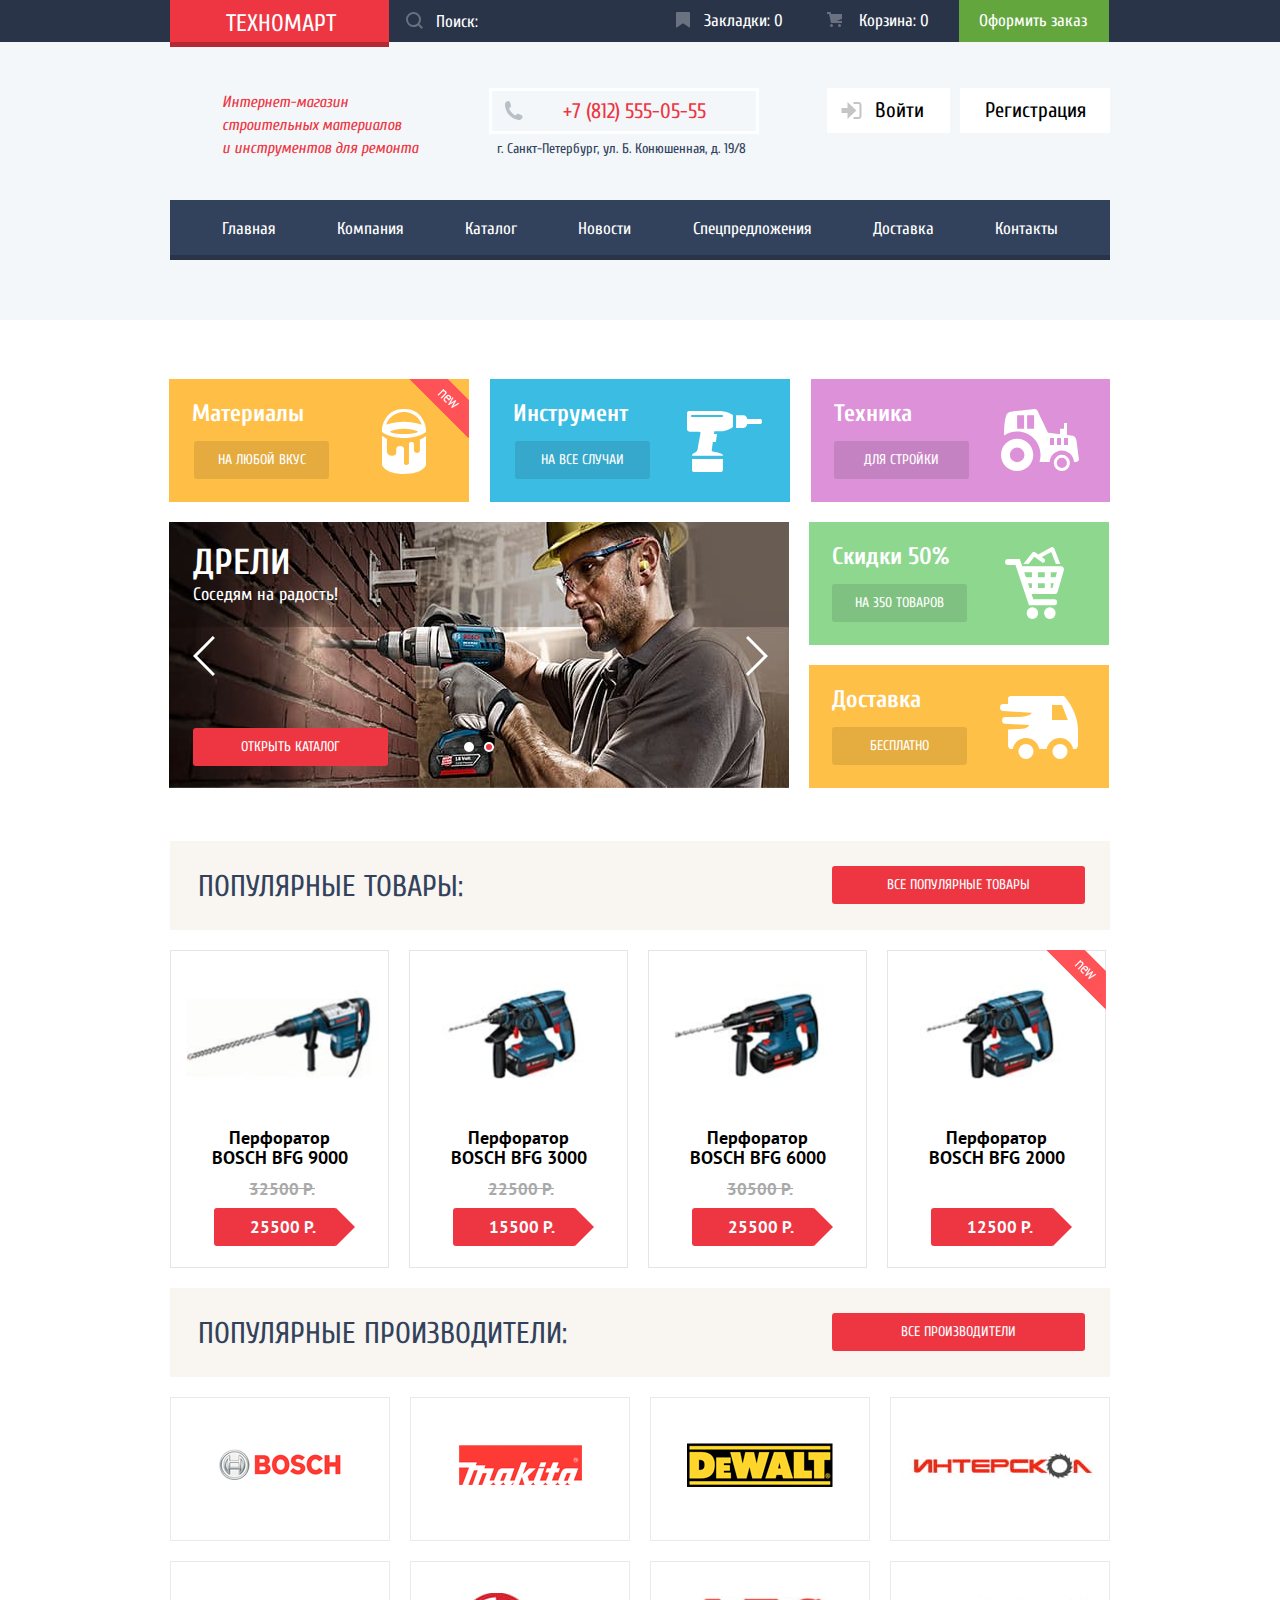
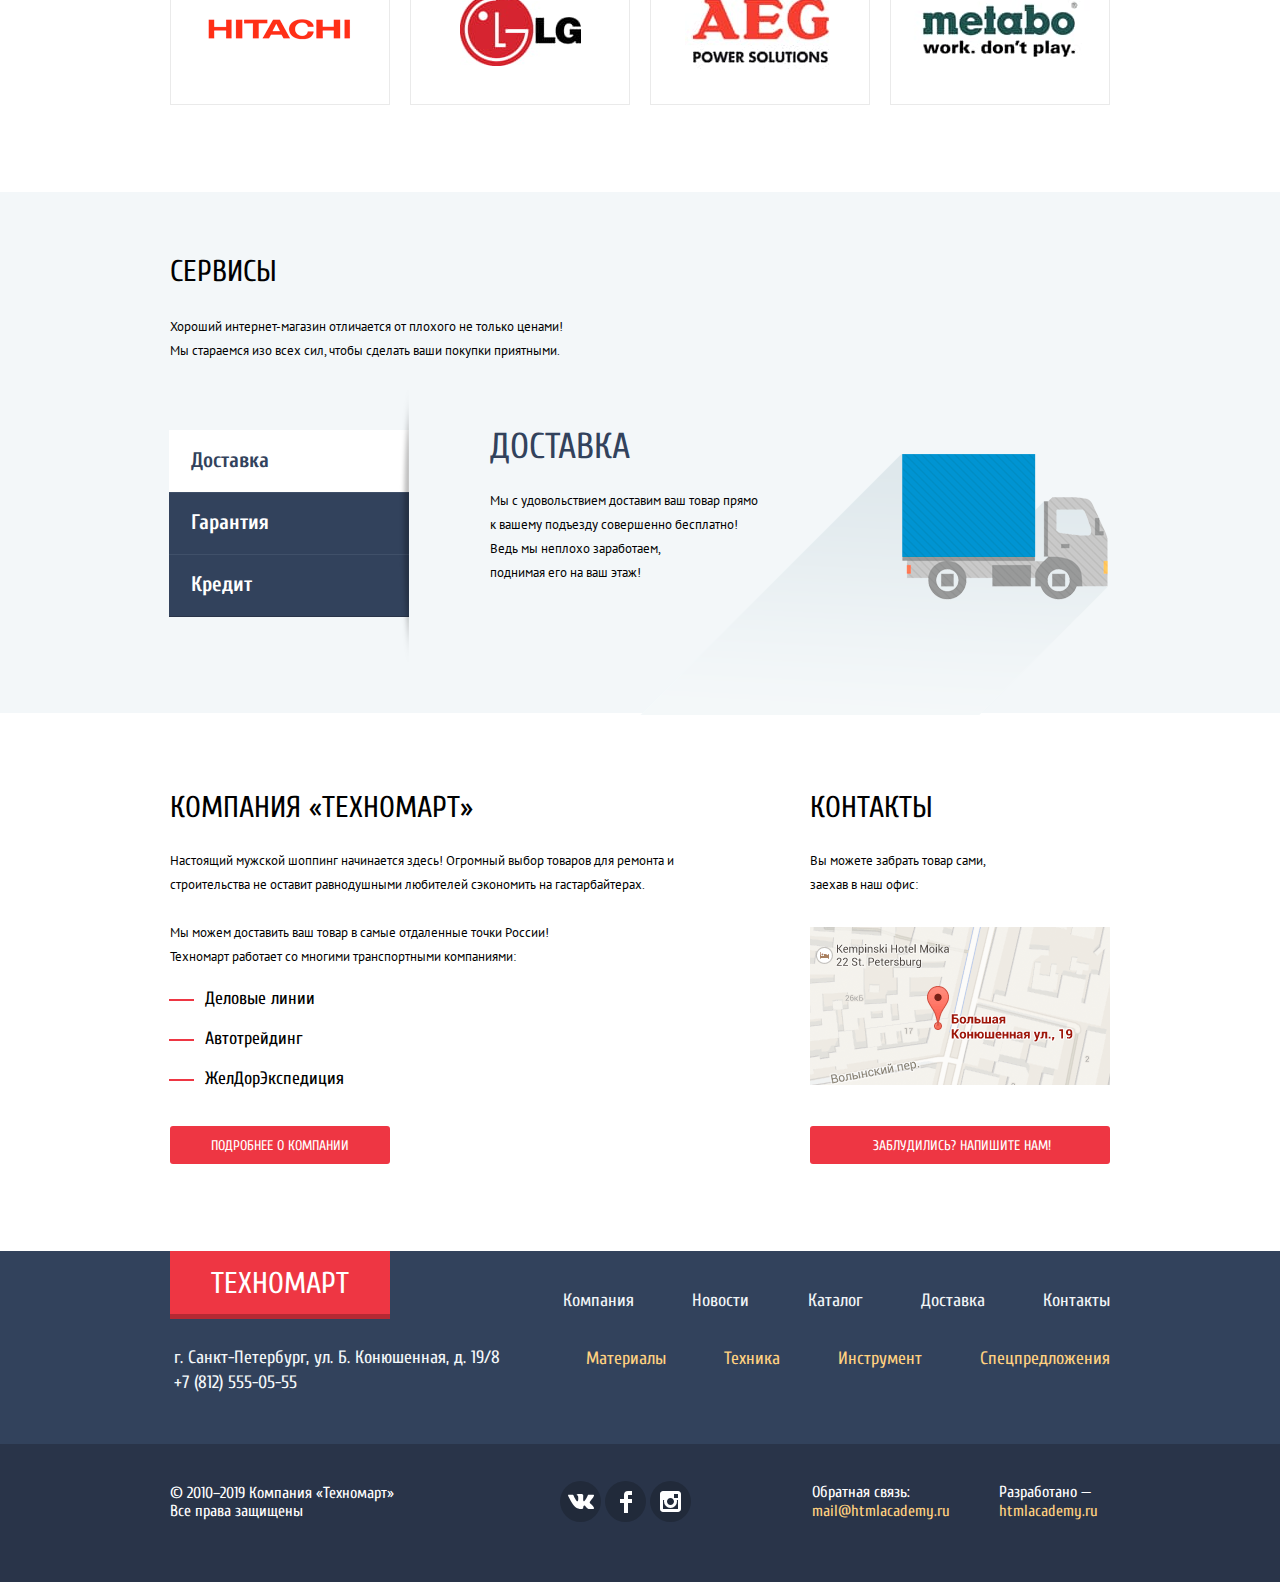
<file: index.html>
<!DOCTYPE html>
<html lang="ru">

<head>
  <meta charset="utf-8">
  <title>HTML Academy: Техномарт</title>
  <link
    href="https://fonts.googleapis.com/css?family=Cuprum:400,400i,700%7CPT+Sans:400,700&display=swap&subset=cyrillic"
    rel="stylesheet">
  <link rel="stylesheet" href="css/normalize.css">
  <link rel="stylesheet" href="css/style-min.css">
</head>

<body>
  <header class="main-header">
    <div class="header-top">
      <div class="header-top-wrapper">
        <a class="header-caption">Техномарт</a>
        <form action="https://echo.htmlacademy.ru" method="get" class="form-search">
          <input type="search" name="search" id="search-field" class="search-field" placeholder="Поиск:"
            aria-label="Поиск по сайту">
          <svg class="search-icon-svg" xmlns="http://www.w3.org/2000/svg" width="17" height="17" viewBox="0 0 17 17">
            <path fill="#ffffff"
              d="M17 15.586l-3.542-3.542A7.465 7.465 0 0 0 15 7.5 7.5 7.5 0 1 0 7.5 15c1.71 0 3.282-.579 4.544-1.542L15.586 17 17 15.586zM2 7.5C2 4.467 4.467 2 7.5 2 10.532 2 13 4.467 13 7.5c0 3.032-2.468 5.5-5.5 5.5A5.506 5.506 0 0 1 2 7.5z" />
          </svg>
        </form>
        <a href="#" class="button-header-bookmarks">Закладки: 0</a>
        <a href="#" class="button-header-basket">Корзина: 0</a>
        <a href="#" class="button-header-order">Оформить заказ</a>
      </div>
    </div>
    <section class="main-header-navigation">
      <div class="header-content header-content-wrapper">
        <h1>Интернет-магазин строительных материалов<br> и инструментов для ремонта</h1>
        <div class="header-contacts">
          <a href="tel:+78125550555">
            +7 (812) 555-05-55
          </a>
          <p>
            г. Санкт-Петербург, ул. Б. Конюшенная, д. 19/8
          </p>
        </div>
        <div class="header-login">
          <a href="#" class="user-enter">Войти
            <svg class="enter-icon-svg" xmlns="http://www.w3.org/2000/svg" width="20" height="17" viewBox="0 0 20 17">
              <path fill="#c5c5c5" d="M14.875 8.5L6 0v6H0v5h6v6z" />
              <path fill="#c5c5c5"
                d="M16.986 15.01h-5.027V17h5.027c2.178 0 3.004-1.81 3.029-3.026V3.028C19.99 1.811 19.164 0 16.986 0h-5.027v1.99h5.027c.839 0 .992.681 1.01 1.057v10.904c-.017.376-.171 1.059-1.01 1.059z" />
            </svg>
          </a>
          <a href="#" class="user-registration">Регистрация</a>
        </div>
      </div>
      <div class="main-menu-wrapper">
        <nav class="main-menu">
          <ul class="main-menu-list list">
            <li class="main-menu-item"><a>Главная</a></li>
            <li class="main-menu-item"><a href="#">Компания</a></li>
            <li class="main-menu-item"><a href="catalog.html">Каталог</a></li>
            <li class="main-menu-item"><a href="#">Новости</a></li>
            <li class="main-menu-item"><a href="#">Спецпредложения</a></li>
            <li class="main-menu-item"><a href="#">Доставка</a></li>
            <li class="main-menu-item"><a href="#">Контакты</a></li>
          </ul>
        </nav>
      </div>
    </section>
  </header>

  <main class="main-content">

    <section class="product-slider">
      <h2 class="visually-hidden">Продукты и услуги интернет-магазина</h2>
      <ul class="product-list list">
        <li class="product-item product-1 product-flag">
          <h3>Материалы</h3>
          <a href="#">На любой вкус</a>
        </li>
        <li class="product-item product-2">
          <h3>Инструмент</h3>
          <a href="#">На все случаи</a>
        </li>
        <li class="product-item product-3">
          <h3>Техника</h3>
          <a href="#">Для стройки</a>
        </li>
        <li class="slides-catalog">
          <div class="slider-1">
            <h3>Дрели</h3>
            <p>Соседям на радость!</p>
            <img src="img/slider-1.jpg" width="620" height="266" alt="Этот инструмент поможет построить вашу мечту">
          </div>
          <div class="slider-2">
            <h3>Перфораторы</h3>
            <p>Настоящие мужские игрушки</p>
            <img src="img/slider-2.jpg" width="620" height="266"
              alt="Работа с перфоратором - это искусство. Создай свой шедевр">
          </div>
          <button type="button" class="button-back">1</button>
          <button type="button" class="button-next">2</button>
          <a href="catalog.html" class="button-catalog">Открыть каталог</a>
          <button type="button" class="button-radio button-radio-1 button-radio-active"></button>
          <button type="button" class="button-radio button-radio-2"></button>
        </li>
        <li class="product-item product-discount">
          <h3>Скидки 50%</h3>
          <a href="#">на 350 товаров</a>
        </li>
        <li class="product-item product-delivery">
          <h3>Доставка</h3>
          <a href="#">Бесплатно</a>
        </li>
      </ul>
    </section>

    <section class="goods">
      <div class="goods-caption">
        <h2>Популярные товары:</h2>
        <a href="#" class="button-goods">Все популярные товары</a>
      </div>
      <ul class="perforators-model-list list">
        <li class="perforators-model-item">
          <img src="img/perforator-bosch-bfg-9000.jpg" width="218" height="170" alt="Перфоратор BOSCH BFG 9000">
          <h3>Перфоратор BOSCH BFG 9000</h3>
          <p class="old-price">
            <del>32500 р.</del>
          </p>
          <p class="price">25500 р.</p>
          <div class="model-item-back">
            <a href="#" class="button-goods-buy">Купить</a>
            <a href="#" class="button-goods-bookmarks">В закладки</a>
          </div>
        </li>
        <li class="perforators-model-item">
          <img src="img/perforator-bosch-bfg-3000.jpg" width="218" height="170" alt="Перфоратор BOSCH BFG 3000">
          <h3>Перфоратор BOSCH BFG 3000</h3>
          <p class="old-price">
            <del>22500 р.</del>
          </p>
          <p class="price">15500 р.</p>
          <div class="model-item-back">
            <a href="#" class="button-goods-buy">Купить</a>
            <a href="#" class="button-goods-bookmarks">В закладки</a>
          </div>
        </li>
        <li class="perforators-model-item">
          <img src="img/perforator-bosch-bfg-6000.jpg" width="218" height="170" alt="Перфоратор BOSCH BFG 6000">
          <h3>Перфоратор BOSCH BFG 6000</h3>
          <p class="old-price">
            <del>30500 р.</del>
          </p>
          <p class="price">25500 р.</p>
          <div class="model-item-back">
            <a href="#" class="button-goods-buy">Купить</a>
            <a href="#" class="button-goods-bookmarks">В закладки</a>
          </div>
        </li>
        <li class="perforators-model-item new-flag perforators-mod">
          <img src="img/perforator-bosch-bfg-2000.jpg" width="218" height="170" alt="Перфоратор BOSCH BFG 2000">
          <h3>Перфоратор BOSCH BFG 2000</h3>
          <p class="old-price price-hidden">
            <del>12500 р.</del>
          </p>
          <p class="price">12500 р.</p>
          <div class="model-item-back">
            <a href="#" class="button-goods-buy">Купить</a>
            <a href="#" class="button-goods-bookmarks">В закладки</a>
          </div>
        </li>
      </ul>
    </section>

    <section class="maker">
      <div class="maker-caption">
        <h2>Популярные производители:</h2>
        <a href="#" class="button-maker">Все производители</a>
      </div>
      <ul class="maker-list list">
        <li class="maker-item">
          <a href="#">
            <img src="img/maker-bosch.png" width="126" height="37" alt="Производитель BOSCH">
          </a>
        </li>
        <li class="maker-item">
          <a href="#">
            <img src="img/maker-makita.png" width="123" height="40" alt="Производитель MAKITA">
          </a>
        </li>
        <li class="maker-item">
          <a href="#">
            <img src="img/maker-Dewalt.png" width="146" height="44" alt="Производитель DeWALT">
          </a>
        </li>
        <li class="maker-item">
          <a href="#">
            <img src="img/maker-interskol.png" width="200" height="73" alt="Производитель ИНТЕРСКОЛ">
          </a>
        </li>
        <li class="maker-item">
          <a href="#">
            <img src="img/maker-hitachi.png" width="169" height="31" alt="Производитель HITACHI">
          </a>
        </li>
        <li class="maker-item">
          <a href="#">
            <img src="img/maker-lg.png" width="121" height="73" alt="Производитель LG">
          </a>
        </li>
        <li class="maker-item">
          <a href="#">
            <img src="img/maker-aeg.png" width="151" height="96" alt="Производитель AEG">
          </a>
        </li>
        <li class="maker-item">
          <a href="#">
            <img src="img/maker-metabo.png" width="204" height="69" alt="Производитель metabo">
          </a>
        </li>
      </ul>
    </section>

    <section class="service">
      <div class="service-wrapper">
        <div class="service-title">
          <h2>Сервисы</h2>
          <p>
            Хороший интернет-магазин отличается от плохого не только ценами!<br>
            Мы стараемся изо всех сил, чтобы сделать ваши покупки приятными.
          </p>
        </div>
        <div class="slides-service">
          <div class="slider-service-button">
            <button type="button" class="service-button-delivery slider-service-button-active">Доставка</button>
            <button type="button" class="service-button-guarantee">Гарантия</button>
            <button type="button" class="service-button-credit">Кредит</button>
          </div>
          <div class="service-slides service-slides-delivery">
            <h2>Доставка</h2>
            <p>
              Мы с удовольствием доставим ваш товар прямо<br>
              к вашему подъезду совершенно бесплатно!<br>
              Ведь мы неплохо заработаем,<br>
              поднимая его на ваш этаж!
            </p>
          </div>
          <div class="service-slides service-slides-guarantee">
            <h2>Гарантия</h2>
            <p>
              Если купленный у нас товар поломается, заискрит,<br>
              а также в случае пожара, спровоцированного его возгоранием,<br>
              вы всегда можете быть уверены в нашей гарантии. Мы обменяем
              сгоревший товар на новый.<br>
              Дом уж восстановите как-нибудь сами.
            </p>
          </div>
          <div class="service-slides service-slides-credit">
            <h2>Кредит</h2>
            <p>
              Залезть в долговую яму стало проще!<br>
              Кредитные консультанты придут вам на помощь.
            </p>
            <a href="#" class="serice-button-request">Отправить заявку</a>
          </div>
        </div>
      </div>
    </section>

    <section class="about-us-inner">
      <div class="about-us-wrap">
        <div class="company">
          <h2>Компания &laquo;Техномарт&raquo;</h2>
          <p class="purchases">
            Настоящий мужской шоппинг начинается здесь! Огромный выбор товаров для ремонта и<br>
            строительства не оставит равнодушными любителей сэкономить на гастарбайтерах.
          </p>
          <p class="transportation">
            Мы можем доставить ваш товар в самые отдаленные точки России!<br>
            Техномарт работает со многими транспортными компаниями:
          </p>
          <ul class="company-list list">
            <li class="company-item">Деловые линии</li>
            <li class="company-item">Автотрейдинг</li>
            <li class="company-item">ЖелДорЭкспедиция</li>
          </ul>
          <a href="#" class="button button-company">Подробнее о компании</a>
        </div>

        <div class="contacts">
          <h2>Контакты</h2>
          <p>
            Вы можете забрать товар сами,
            заехав в наш офис:
          </p>
          <a href="page-map.html" class="button-map">
            <img src="img/mini-map.png" width="300" height="158" alt="г. Санкт-Петербург, ул. Б. Конюшенная, д. 19/8">
          </a>
          <a href="form-message.html" class="button-message">Заблудились? Напишите нам!</a>
        </div>
      </div>
    </section>
  </main>

  <footer class="main-footer">
    <div class="footer-page-wrapper">
      <div class="footer-page wrap-inner">
        <div class="wrap">
          <a class="footer-caption">Техномарт</a>
          <div class="footer-contacts">
            <p>
              г. Санкт-Петербург, ул. Б. Конюшенная, д. 19/8
            </p>
            <a href="tel:+78125550555">
              +7 (812) 555-05-55
            </a>
          </div>
        </div>
        <nav class="footer-navigation">
          <ul class="footer-menu list">
            <li class="footer-menu-item"><a href="#">Компания</a></li>
            <li class="footer-menu-item"><a href="#">Новости</a></li>
            <li class="footer-menu-item"><a href="catalog.html">Каталог</a></li>
            <li class="footer-menu-item"><a href="#">Доставка</a></li>
            <li class="footer-menu-item"><a href="#">Контакты</a></li>
          </ul>
          <ul class="footer-catalog list">
            <li class="footer-catalog-item"><a href="#">Материалы</a></li>
            <li class="footer-catalog-item"><a href="#">Техника</a></li>
            <li class="footer-catalog-item"><a href="#">Инструмент</a></li>
            <li class="footer-catalog-item"><a href="#">Спецпредложения</a></li>
          </ul>
        </nav>
      </div>
    </div>

    <div class="footer-content-wrapper">
      <div class="footer-content">
        <p class="copyright">
          &copy; 2010&ndash;2019 Компания &laquo;Техномарт&raquo;
          Все права защищены
        </p>
        <ul class="socials list">
          <li class="socials-item socials-item-vk">
            <a href="#">
              <span class="visually-hidden">Вконтакте</span>
            </a>
          </li>
          <li class="socials-item socials-item-fb">
            <a href="#">
              <span class="visually-hidden">Фейсбук</span>
            </a>
          </li>
          <li class="socials-item socials-item-insta">
            <a href="#">
              <span class="visually-hidden">Инстаграм</span>
            </a>
          </li>
        </ul>
        <p class="feedback">
          Обратная связь:
          <a href="mailto:mail@htmlacademy.ru">mail@htmlacademy.ru</a>
        </p>
        <p class="development">
          Разработано &mdash;
          <a href="https://htmlacademy.ru/intensive/htmlcss">htmlacademy.ru</a>
        </p>
      </div>
    </div>
  </footer>

  <section class="popup-map">
    <div class="popup-map-wrapper">
      <button type="button" class="map-close">
        <span class="visually-hidden">Закрыть</span>
      </button>
      <div class="popup-map-wrap">
        <iframe
          src="https://www.google.com/maps/embed?pb=!1m18!1m12!1m3!1d1998.6036253002735!2d30.320858715590237!3d59.938719169054785!2m3!1f0!2f0!3f0!3m2!1i1024!2i768!4f13.1!3m3!1m2!1s0x4696310fca145cc1%3A0x42b32648d8238007!2z0JHQvtC70YzRiNCw0Y8g0JrQvtC90Y7RiNC10L3QvdCw0Y8g0YPQuy4sIDE5LzgsINCh0LDQvdC60YIt0J_QtdGC0LXRgNCx0YPRgNCzLCDQoNC-0YHRgdC40Y8sIDE5MTE4Ng!5e0!3m2!1sru!2skg!4v1582299067584!5m2!1sru!2skg"
          width="940" height="447" allowfullscreen=""></iframe>
        <p>
          <img src="img/map-popup.png" width="940" height="447" alt="г. Санкт-Петербург, ул. Б. Конюшенная, д. 19/8">
        </p>
      </div>
    </div>
  </section>

  <section class="form-message">
    <form class="form-message-wrapper" action="https://echo.htmlacademy.ru" method="post">
      <div class="form-message-inner">
        <p class="form-message-name">
          <label for="name">Ваше имя:</label>
          <input type="text" name="name" id="name" placeholder="Имя Фамилия" class="form-message-item">
        </p>

        <p class="form-message-email">
          <label for="email">Ваш e-mail:</label>
          <input type="email" name="email" id="email" placeholder="email@example.com" class="form-message-item">
        </p>

        <p class="form-message-field">
          <label for="field-text">Текст письма:</label>
          <textarea name="field-text" id="field-text" placeholder="В свободной форме"
            class="form-message-item"></textarea>
        </p>
      </div>
      <button type="button" class="form-message-close">
        <span class="visually-hidden">Закрыть</span>
      </button>
      <p class="button-form-message-wrap">
        <button type="submit" class="button-message-submit">Отправить</button>
      </p>
    </form>
  </section>

  <section class="popup-order">
    <div class="popup-order-inner">
      <p>
        Товар добавлен в корзину!
      </p>
    </div>
    <button type="button" class="popup-order-close">
      <span class="visually-hidden">Закрыть</span>
    </button>
    <div class="popup-order-buttons">
      <div class="popup-order-buttons-wrap">
        <button type="submit" class="button-popup-order-process">Оформить заказ</button>
        <a href="#" class="button-popup-order-continue">Продолжить покупки</a>
      </div>
    </div>
  </section>

  <script src="js/script-min.js"></script>
</body>

</html>
</file>
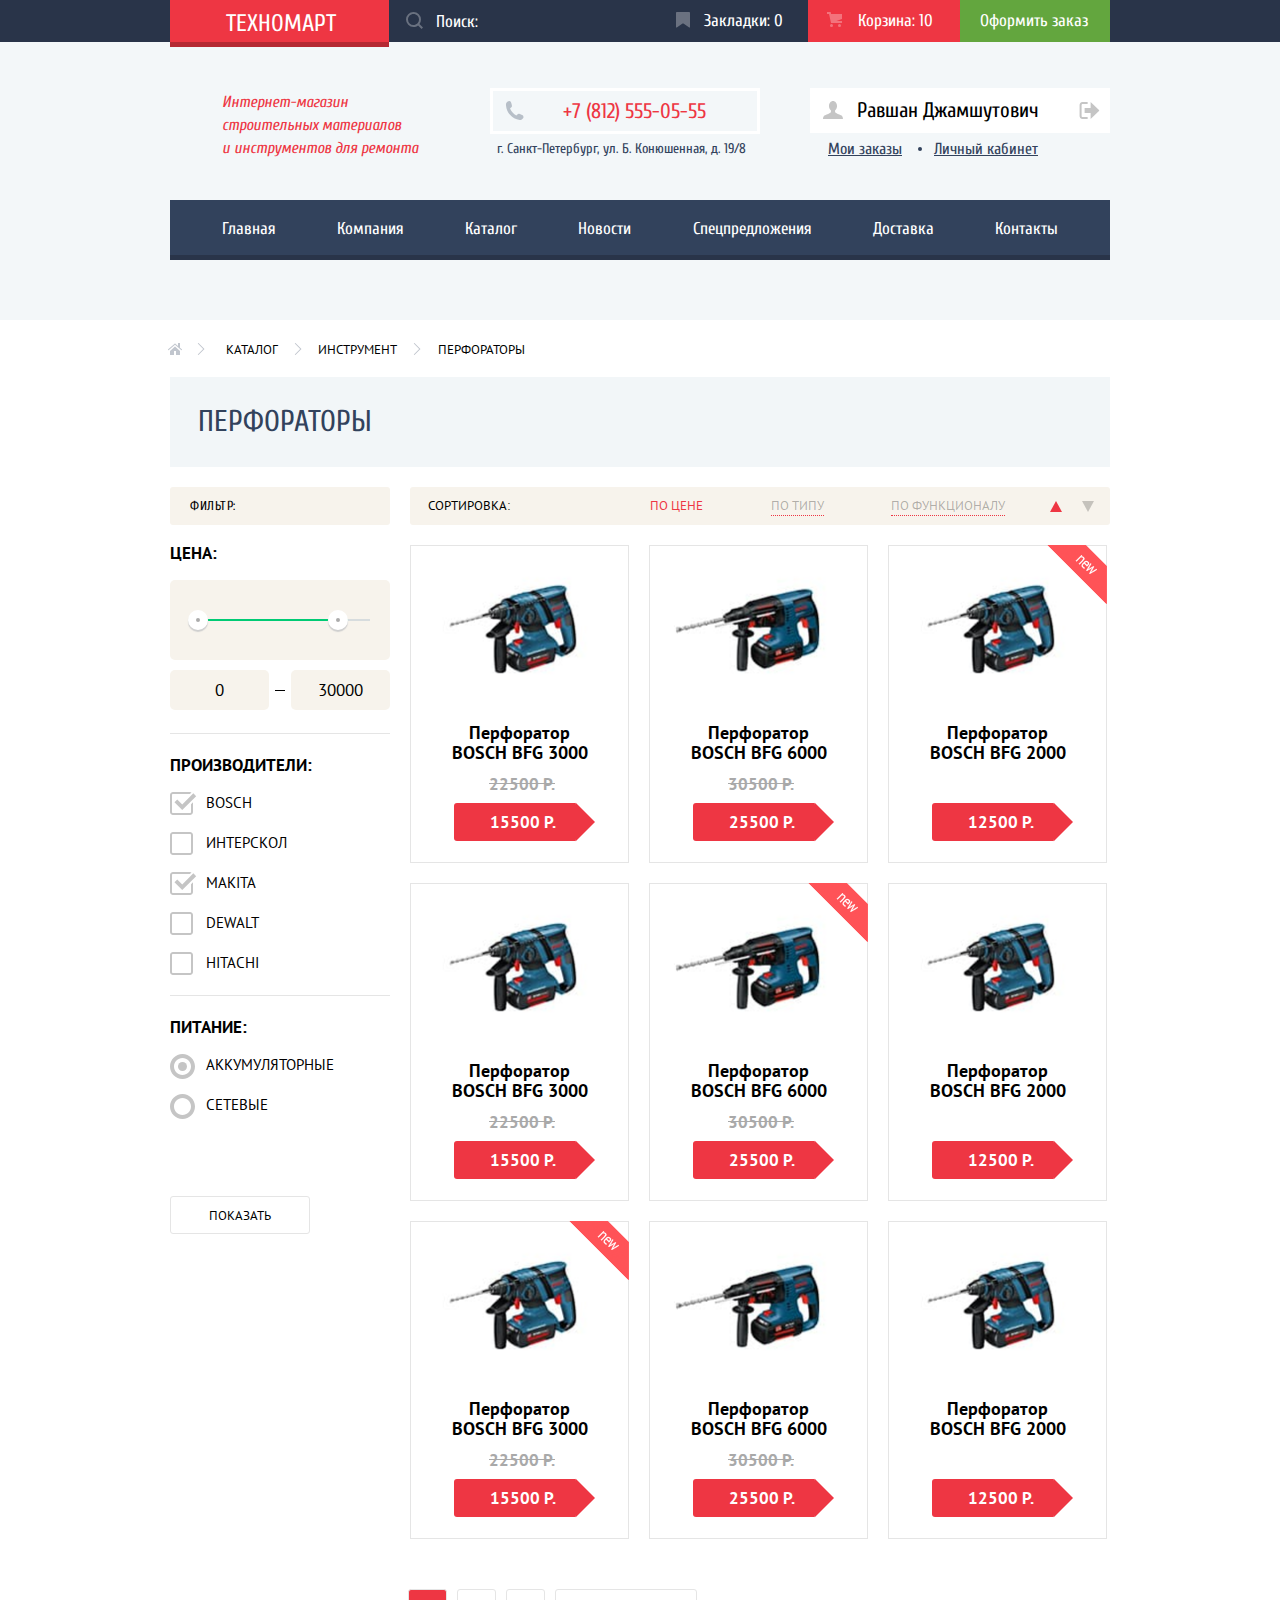
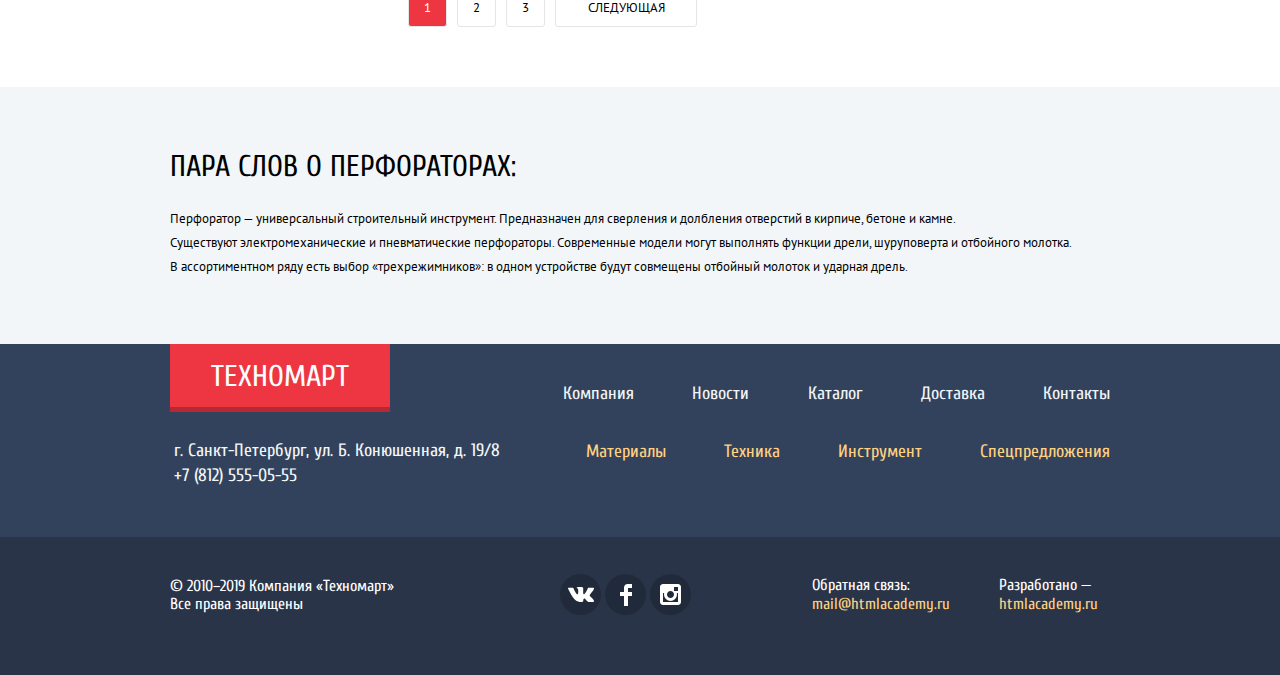
<file: catalog.html>
<!DOCTYPE html>
<html lang="ru">

<head>
  <meta charset="UTF-8">
  <title>HTML Academy: Техномарт</title>
  <link
    href="https://fonts.googleapis.com/css?family=Cuprum:400,400i,700%7CPT+Sans:400,700&display=swap&subset=cyrillic"
    rel="stylesheet">
  <link rel="stylesheet" href="css/normalize.css">
  <link rel="stylesheet" href="css/style-min.css">
</head>

<body>
  <header class="main-header">
    <div class="header-top">
      <div class="header-top-wrapper">
        <a href="index.html" class="header-caption">Техномарт</a>
        <form action="https://echo.htmlacademy.ru" method="get" class="form-search">
          <input type="search" name="search" id="search-field" class="search-field" placeholder="Поиск:"
            aria-label="Поиск по сайту">
          <svg class="search-icon-svg" xmlns="http://www.w3.org/2000/svg" width="17" height="17" viewBox="0 0 17 17">
            <path fill="#ffffff"
              d="M17 15.586l-3.542-3.542A7.465 7.465 0 0 0 15 7.5 7.5 7.5 0 1 0 7.5 15c1.71 0 3.282-.579 4.544-1.542L15.586 17 17 15.586zM2 7.5C2 4.467 4.467 2 7.5 2 10.532 2 13 4.467 13 7.5c0 3.032-2.468 5.5-5.5 5.5A5.506 5.506 0 0 1 2 7.5z" />
          </svg>
        </form>
        <a href="#" class="button-header-bookmarks">Закладки: 0</a>
        <a href="#" class="button-header-basket button-header-basket-filling">Корзина: 10</a>
        <a href="#" class="button-header-order">Оформить заказ</a>
      </div>
    </div>
    <section class="main-header-navigation">
      <div class="header-content header-content-wrapper">
        <h1>Интернет-магазин строительных материалов<br> и инструментов для ремонта</h1>
        <div class="header-contacts">
          <a href="tel:+78125550555">
            +7 (812) 555-05-55
          </a>
          <p>
            г. Санкт-Петербург, ул. Б. Конюшенная, д. 19/8
          </p>
        </div>
        <div class="account-hidden">
          <div class="account-inner">
            <a href="#" class="account-name">Равшан Джамшутович
              <svg class="account-name-svg" xmlns="http://www.w3.org/2000/svg" width="20" height="18"
                viewBox="0 0 20 18">
                <path fill="#c5c5c5"
                  d="M17.881 14.166c-2.144-.735-4.256-1.666-5.207-2.39-.657-.501-.77-1.618-.517-2.415 1.118-.903 1.864-2.477 1.864-4.278C14.021 2.276 12.221 0 10 0S5.979 2.276 5.979 5.083c0 1.801.746 3.374 1.863 4.277.253.798.141 1.915-.517 2.416-.95.724-3.063 1.654-5.207 2.39S0 18 0 18h20s.025-3.099-2.119-3.834z" />
              </svg>
            </a>
            <a href="#" class="account-exit">
              <svg class="account-exit-svg" xmlns="http://www.w3.org/2000/svg" width="21" height="17"
                viewBox="0 0 21 17">
                <g fill="#c5c5c5">
                  <path fill="#c5c5c5" d="M21 8.5L12.125 0v6h-6v5h6v6z" />
                  <path fill="#c5c5c5"
                    d="M3.106 13.952V3.048c.018-.376.171-1.057 1.01-1.057h5.027V0H4.116C1.938 0 1.112 1.81 1.087 3.027v10.946C1.112 15.189 1.938 17 4.116 17h5.027v-1.99H4.116c-.839 0-.992-.683-1.01-1.058z" />
                </g>
              </svg>
              <span class="visually-hidden">Выход</span>
            </a>
          </div>
          <ul class="account-breadcrumbs list">
            <li><a href="#">Мои заказы</a></li>
            <li><a href="#">Личный кабинет</a></li>
          </ul>
        </div>
      </div>
      <div class="main-menu-wrapper">
        <nav class="main-menu">
          <ul class="main-menu-list list">
            <li class="main-menu-item"><a href="index.html">Главная</a></li>
            <li class="main-menu-item"><a href="#">Компания</a></li>
            <li class="main-menu-item"><a>Каталог</a></li>
            <li class="main-menu-item"><a href="#">Новости</a></li>
            <li class="main-menu-item"><a href="#">Спецпредложения</a></li>
            <li class="main-menu-item"><a href="#">Доставка</a></li>
            <li class="main-menu-item"><a href="#">Контакты</a></li>
          </ul>
        </nav>
      </div>
    </section>
  </header>

  <main class="main-content">
    <section class="perforators perforators-wrapper">
      <ul class="breadcrumbs-nav-list list">
        <li class="breadcrumbs-nav-item">
          <a href="index.html">
            <span class="visually-hidden">Главаня</span>
          </a>
        </li>
        <li class="breadcrumbs-nav-item"><a href="#">Каталог</a></li>
        <li class="breadcrumbs-nav-item"><a href="#">Инструмент</a></li>
        <li class="breadcrumbs-nav-item"><a>Перфораторы</a></li>
      </ul>
      <h2>Перфораторы</h2>

      <div class="wrap-inner-catalog">

        <div class="perforators-filtr">
          <form method="get" action="https://echo.htmlacademy.ru">
            <p class="filtr-caption">Фильтр:</p>
            <fieldset class="filtr-price">
              <legend class="filtr-price-caption">Цена:</legend>
              <div class="filtr-price-pin">
                <div class="scale">
                  <div class="bar"></div>
                </div>
                <div class="range-pin range-pin-min"></div>
                <div class="range-pin range-pin-max"></div>
              </div>
              <div class="price-inner">
                <p class="price-min">
                  <input type="text" name="price-min" value="0" aria-label="минимальная цена">
                </p>
                <p class="price-max">
                  <input type="text" name="price-max" value="30000" aria-label="максимальная цена">
                </p>
              </div>
            </fieldset>

            <fieldset class="filtr-maker">
              <legend class="filtr-maker-caption">Производители:</legend>
              <ul class="filtr-maker-list list">
                <li class="filtr-maker-item">
                  <input class="filtr-maker-checkbox visually-hidden filtr-input" type="checkbox" name="bosch"
                    id="bosch" checked>
                  <label for="bosch">Bosch</label>
                </li>
                <li class="filtr-maker-item">
                  <input class="filtr-maker-checkbox visually-hidden filtr-input" type="checkbox" name="interskol"
                    id="interskol">
                  <label for="interskol">Интерскол</label>
                </li>
                <li class="filtr-maker-item">
                  <input class="filtr-maker-checkbox visually-hidden filtr-input" type="checkbox" name="makita"
                    id="makita" checked>
                  <label for="makita">Makita</label>
                </li>
                <li class="filtr-maker-item">
                  <input class="filtr-maker-checkbox visually-hidden filtr-input" type="checkbox" name="dewalt"
                    id="dewalt">
                  <label for="dewalt">Dewalt</label>
                </li>
                <li class="filtr-maker-item">
                  <input class="filtr-maker-checkbox visually-hidden filtr-input" type="checkbox" name="hitachi"
                    id="hitachi">
                  <label for="hitachi">Hitachi</label>
                </li>
              </ul>
            </fieldset>

            <fieldset class="filtr-power">
              <legend class="filtr-power-caption">Питание:</legend>
              <ul class="filtr-power-list list">
                <li class="filtr-power-item">
                  <input class="filtr-power-radio visually-hidden filtr-input" type="radio" name="power"
                    id="accumulator" value="accumulator" checked>
                  <label for="accumulator">Аккумуляторные</label>
                </li>
                <li class="filtr-power-item">
                  <input class="filtr-power-radio visually-hidden filtr-input" type="radio" name="power" id="volts"
                    value="volts">
                  <label for="volts">Сетевые</label>
                </li>
              </ul>
            </fieldset>
            <button type="submit" class="button-filtr">Показать</button>
          </form>
        </div>

        <div class="main-catalog">
          <div class="perforators-list">
            <div class="perforators-sort">
              <p class="sort-caption">Сортировка:</p>
              <ul class="sort-list list">
                <li class="sort-item sort-item-active">
                  <a href="#">по цене</a>
                </li>
                <li class="sort-item">
                  <a href="#">по типу</a>
                </li>
                <li class="sort-item">
                  <a href="#">по функционалу</a>
                </li>
              </ul>
              <div class="button-sort">
                <a href="#" class="arrow-button-sort button-sort-increase button-sort-active">
                  <span class="visually-hidden">по возрастанию</span>
                </a>
                <a href="#" class="arrow-button-sort button-sort-decrease">
                  <span class="visually-hidden">по убыванию</span>
                </a>
              </div>
            </div>
          </div>

          <div class="perforators-model">
            <ul class="perforators-model-list list">
              <li class="perforators-model-item">
                <img src="img/perforator-bosch-bfg-3000.jpg" width="218" height="170" alt="Перфоратор BOSCH BFG 3000">
                <h3>Перфоратор BOSCH BFG 3000</h3>
                <p class="old-price">
                  <del>22500 р.</del>
                </p>
                <p class="price">15500 р.</p>
                <div class="model-item-back">
                  <a href="#" class="button-goods-buy">Купить</a>
                  <a href="#" class="button-goods-bookmarks">В закладки</a>
                </div>
              </li>
              <li class="perforators-model-item">
                <img src="img/perforator-bosch-bfg-6000.jpg" width="218" height="170" alt="Перфоратор BOSCH BFG 6000">
                <h3>Перфоратор BOSCH BFG 6000</h3>
                <p class="old-price">
                  <del>30500 р.</del>
                </p>
                <p class="price">25500 р.</p>
                <div class="model-item-back">
                  <a href="#" class="button-goods-buy">Купить</a>
                  <a href="#" class="button-goods-bookmarks">В закладки</a>
                </div>
              </li>
              <li class="perforators-model-item new-flag">
                <img src="img/perforator-bosch-bfg-2000.jpg" width="218" height="170" alt="Перфоратор BOSCH BFG 2000">
                <h3>Перфоратор BOSCH BFG 2000</h3>
                <p class="old-price price-hidden">
                  <del>12500 р.</del>
                </p>
                <p class="price">12500 р.</p>
                <div class="model-item-back">
                  <a href="#" class="button-goods-buy">Купить</a>
                  <a href="#" class="button-goods-bookmarks">В закладки</a>
                </div>
              </li>
              <li class="perforators-model-item">
                <img src="img/perforator-bosch-bfg-3000.jpg" width="218" height="170" alt="Перфоратор BOSCH BFG 3000">
                <h3>Перфоратор BOSCH BFG 3000</h3>
                <p class="old-price">
                  <del>22500 р.</del>
                </p>
                <p class="price">15500 р.</p>
                <div class="model-item-back">
                  <a href="#" class="button-goods-buy">Купить</a>
                  <a href="#" class="button-goods-bookmarks">В закладки</a>
                </div>
              </li>
              <li class="perforators-model-item new-flag">
                <img src="img/perforator-bosch-bfg-6000.jpg" width="218" height="170" alt="Перфоратор BOSCH BFG 6000">
                <h3>Перфоратор BOSCH BFG 6000</h3>
                <p class="old-price">
                  <del>30500 р.</del>
                </p>
                <p class="price">25500 р.</p>
                <div class="model-item-back">
                  <a href="#" class="button-goods-buy">Купить</a>
                  <a href="#" class="button-goods-bookmarks">В закладки</a>
                </div>
              </li>
              <li class="perforators-model-item">
                <img src="img/perforator-bosch-bfg-2000.jpg" width="218" height="170" alt="Перфоратор BOSCH BFG 2000">
                <h3>Перфоратор BOSCH BFG 2000</h3>
                <p class="old-price price-hidden">
                  <del>12500 р.</del>
                </p>
                <p class="price">12500 р.</p>
                <div class="model-item-back">
                  <a href="#" class="button-goods-buy">Купить</a>
                  <a href="#" class="button-goods-bookmarks">В закладки</a>
                </div>
              </li>
              <li class="perforators-model-item new-flag">
                <img src="img/perforator-bosch-bfg-3000.jpg" width="218" height="170" alt="Перфоратор BOSCH BFG 3000">
                <h3>Перфоратор BOSCH BFG 3000</h3>
                <p class="old-price">
                  <del>22500 р.</del>
                </p>
                <p class="price">15500 р.</p>
                <div class="model-item-back">
                  <a href="#" class="button-goods-buy">Купить</a>
                  <a href="#" class="button-goods-bookmarks">В закладки</a>
                </div>
              </li>
              <li class="perforators-model-item">
                <img src="img/perforator-bosch-bfg-6000.jpg" width="218" height="170" alt="Перфоратор BOSCH BFG 6000">
                <h3>Перфоратор BOSCH BFG 6000</h3>
                <p class="old-price">
                  <del>30500 р.</del>
                </p>
                <p class="price">25500 р.</p>
                <div class="model-item-back">
                  <a href="#" class="button-goods-buy">Купить</a>
                  <a href="#" class="button-goods-bookmarks">В закладки</a>
                </div>
              </li>
              <li class="perforators-model-item">
                <img src="img/perforator-bosch-bfg-2000.jpg" width="218" height="170" alt="Перфоратор BOSCH BFG 2000">
                <h3>Перфоратор BOSCH BFG 2000</h3>
                <p class="old-price price-hidden">
                  <del>12500 р.</del>
                </p>
                <p class="price">12500 р.</p>
                <div class="model-item-back">
                  <a href="#" class="button-goods-buy">Купить</a>
                  <a href="#" class="button-goods-bookmarks">В закладки</a>
                </div>
              </li>
            </ul>

            <ul class="perforator-page-list list">
              <li class="perforators-page-item perforators-page-item-active">
                <a>1</a>
              </li>
              <li class="perforators-page-item">
                <a href="#">2</a>
              </li>
              <li class="perforators-page-item">
                <a href="#">3</a>
              </li>
              <li class="perforators-page-item perforators-page-item-next">
                <a href="#">Следующая</a>
              </li>
            </ul>
          </div>
        </div>
      </div>
    </section>

    <div class="about-perforators">
      <div class="about-perforators-wrapper">
        <p class="about-perforators-caption">
          Пара слов о перфораторах:
        </p>
        <p class="about-perforators-text">
          Перфоратор — универсальный строительный инструмент. Предназначен для сверления и долбления отверстий в
          кирпиче, бетоне и камне.<br>
          Существуют электромеханические и пневматические перфораторы. Современные модели могут выполнять функции
          дрели,
          шуруповерта и отбойного молотка. В ассортиментном ряду есть выбор «трехрежимников»: в одном устройстве будут
          совмещены
          отбойный молоток и ударная дрель.
        </p>
      </div>
    </div>
  </main>

  <footer class="main-footer">
    <div class="footer-page-wrapper">
      <div class="footer-page wrap-inner">
        <div class="wrap">
          <a href="index.html" class="footer-caption">Техномарт</a>
          <div class="footer-contacts">
            <p>
              г. Санкт-Петербург, ул. Б. Конюшенная, д. 19/8
            </p>
            <a href="tel:+78125550555">
              +7 (812) 555-05-55
            </a>
          </div>
        </div>
        <nav class="footer-navigation">
          <ul class="footer-menu list">
            <li class="footer-menu-item"><a href="#">Компания</a></li>
            <li class="footer-menu-item"><a href="#">Новости</a></li>
            <li class="footer-menu-item"><a>Каталог</a></li>
            <li class="footer-menu-item"><a href="#">Доставка</a></li>
            <li class="footer-menu-item"><a href="#">Контакты</a></li>
          </ul>
          <ul class="footer-catalog list">
            <li class="footer-catalog-item"><a href="#">Материалы</a></li>
            <li class="footer-catalog-item"><a href="#">Техника</a></li>
            <li class="footer-catalog-item"><a href="#">Инструмент</a></li>
            <li class="footer-catalog-item"><a href="#">Спецпредложения</a></li>
          </ul>
        </nav>
      </div>
    </div>

    <div class="footer-content-wrapper">
      <div class="footer-content">
        <p class="copyright">
          &copy; 2010&ndash;2019 Компания &laquo;Техномарт&raquo;
          Все права защищены
        </p>
        <ul class="socials list">
          <li class="socials-item socials-item-vk">
            <a href="#">
              <span class=" visually-hidden">Вконтакте</span>
            </a>
          </li>
          <li class="socials-item socials-item-fb">
            <a href="#">
              <span class="visually-hidden">Фейсбук</span>
            </a>
          </li>
          <li class="socials-item socials-item-insta">
            <a href="#">
              <span class="visually-hidden">Инстаграм</span>
            </a>
          </li>
        </ul>
        <p class="feedback">
          Обратная связь:
          <a href="mailto:mail@htmlacademy.ru">mail@htmlacademy.ru</a>
        </p>
        <p class="development">
          Разработано &mdash;
          <a href="https://htmlacademy.ru/intensive/htmlcss">htmlacademy.ru</a>
        </p>
      </div>
    </div>
  </footer>

  <section class="popup-order">
    <div class="popup-order-inner">
      <p>
        Товар добавлен в корзину!
      </p>
    </div>
    <button type="button" class="popup-order-close">
      <span class="visually-hidden">Закрыть</span>
    </button>
    <div class="popup-order-buttons">
      <div class="popup-order-buttons-wrap">
        <button type="submit" class="button-popup-order-process">Оформить заказ</button>
        <a href="#" class="button-popup-order-continue">Продолжить покупки</a>
      </div>
    </div>
  </section>

  <script src="js/script-min.js"></script>
</body>

</html>
</file>
<file: css/style-min.css>
body{margin:0 auto;padding:0;font-family:"Cuprum","Arial",sans-serif;color:#000;background-color:#fff;font-size:14px;line-height:24px;min-width:960px}a{text-decoration:none;vertical-align:middle;display:inline-block;color:#000}.list{list-style:none;margin:0;padding:0}img{width:100%;height:auto}.visually-hidden:not(:focus):not(:active),input[type="checkbox"].visually-hidden,input[type="radio"].visually-hidden{width:1px;height:1px;border:0;padding:0;font-size:0;overflow:hidden;-webkit-clip-path:inset(100%);clip-path:inset(100%);clip:rect(0 0 0 0);-webkit-appearance:none}.header-top{position:relative;margin:0 auto;background-color:#293449;color:#fff;min-height:42px}.header-caption{position:absolute;display:-webkit-box;display:-ms-flexbox;display:flex;-webkit-box-align:center;-ms-flex-align:center;align-items:center;-webkit-box-pack:center;-ms-flex-pack:center;justify-content:center;background-color:#ee3643;color:#fff;-webkit-box-shadow:inset 0 -5px 0 rgba(0,0,0,0.24);box-shadow:inset 0 -5px 0 rgba(0,0,0,0.24);font-size:24px;text-transform:uppercase;width:195px;height:47px;padding-left:13px;padding-right:11px;z-index:2;cursor:default}.search-field{width:270px;border:none;padding-left:48px}.search-field,.button-header-bookmarks,.button-header-basket,.button-header-order{height:42px;background-color:#293449;font-size:17px;line-height:18px;color:#fff;display:-webkit-box;display:-ms-flexbox;display:flex;-webkit-box-pack:center;-ms-flex-pack:center;justify-content:center;-webkit-box-align:center;-ms-flex-align:center;align-items:center}.form-search{width:272px;position:relative;margin-left:218px}.search-field::-webkit-input-placeholder{color:#fff}.search-field::-moz-placeholder{color:#fff}.search-field:-ms-input-placeholder{color:#fff}.search-field::placeholder{color:#fff}.search-icon-svg{position:absolute;top:12px;left:18px}.search-icon-svg path{opacity:.3}.button-header-bookmarks,.button-header-basket{position:relative;width:130px}.button-header-bookmarks{padding-left:18px}.button-header-basket{padding-left:21px}.button-header-bookmarks::before{content:"";position:absolute;top:12px;left:16px;background-repeat:no-repeat;background-image:url(../img/icon-bookmark.svg);height:16px;width:14px;opacity:.3}.button-header-basket::before{content:"";position:absolute;top:12px;left:19px;background-repeat:no-repeat;background-image:url(../img/icon-cart.svg);height:15px;width:15px;opacity:.3}.button-header-order{background-color:#63a63e;width:139px;height:42px;padding-left:9px;padding-right:7px;margin-left:-5px}.button-header-basket-filling{background-color:#ee3643;padding-left:22px}.header-caption:hover{background-color:#ca2c37;-webkit-box-shadow:inset 0 -5px 0 rgba(0,0,0,0.24);box-shadow:inset 0 -5px 0 rgba(0,0,0,0.24)}.header-caption:focus{outline:none;background-color:#ba2732;-webkit-box-shadow:inset 0 -5px 0 rgba(0,0,0,0.24);box-shadow:inset 0 -5px 0 rgba(0,0,0,0.24)}.search-field:hover{background-color:#212a3a}.search-field:hover + .search-icon-svg path{opacity:1}.search-icon-svg:hover path{opacity:1}.search-field:focus{outline:none;background-color:#fff;color:#000}.search-field:focus + .search-icon-svg path{fill:#ee3643;opacity:1}.button-header-bookmarks:hover,.button-header-basket:hover{background-color:#212a3a}.button-header-bookmarks:active,.button-header-basket:active{background-color:#161d29;color:rgba(255,255,255,0.6)}.button-header-bookmarks:hover::before,.button-header-basket:hover::before{opacity:1}.button-header-bookmarks:active::before,.button-header-basket:active::before{opacity:.5}.button-header-order:hover{background-color:#5fbb2d}.button-header-order:active{background-color:#518534;color:rgba(255,255,255,0.6)}.main-header-navigation{background-color:#f3f7f9;height:278px}.header-content{min-height:159px}.header-content h1{width:198px;color:#ee3643;font-size:16px;font-style:italic;line-height:23px;font-weight:400;padding-top:50px;margin-left:52px;margin-top:-1px}.header-contacts{width:264px;padding-top:46px;padding-left:10px;padding-right:5px;margin-right:10px}.header-contacts a{position:relative;width:244px;color:#ee3643;font-size:21px;line-height:21px;border:3px solid #fff;text-align:center;padding-left:20px;padding-top:10px;padding-bottom:9px}.header-contacts a::before{content:"";position:absolute;top:10px;left:12px;width:19px;height:19px;background-image:url(../img/icon-phone.svg);background-repeat:no-repeat}.header-contacts p{color:#32425c;font-size:14px;line-height:24px;margin:0;padding-top:3px;text-align:center}.header-login{margin-top:46px}.user-enter,.user-registration,.account-inner{font-size:21px;line-height:21px;color:#000;background-color:#fff;padding-top:12px;padding-bottom:12px}.user-enter{position:relative;margin-right:6px;padding-left:48px;padding-right:26px}.enter-icon-svg{position:absolute;content:"";top:14px;left:14px;width:21px;height:17px}.enter-icon-svg path{fill:#c5c5c5}.user-registration{width:150px;text-align:center}.account-hidden{margin-top:46px;margin-left:-18px}.account-inner{position:relative;width:300px;padding:0}.account-name{width:240px;padding-left:47px;padding-top:12px;padding-bottom:12px}.account-name-svg{position:absolute;top:13px;left:13px;width:20px;height:18px}.account-exit-svg{position:absolute;top:14px;right:11px;color:#c5c5c5;width:20px;height:17px;transform:scale(1.05)}.account-breadcrumbs{position:relative;display:-webkit-box;display:-ms-flexbox;display:flex;-webkit-box-pack:justify;-ms-flex-pack:justify;justify-content:space-between;width:210px;font-size:16px;line-height:18px;margin-top:6px;margin-left:18px}.account-breadcrumbs a{color:#32425c;text-decoration:underline}.account-breadcrumbs li:not(:last-child)::after{position:absolute;content:"";width:4px;height:4px;background-color:#32425c;border-radius:50%;left:90px;top:8px}.user-enter:hover,.user-registration:hover{color:#ee3643}.user-enter:hover path{fill:#32425c}.user-enter:active,.user-registration:active{color:rgba(0,0,0,0.3)}.user-enter:active path{fill:#c5c5c5}.user-enter:active + .enter-icon-svg path{fill:#c5c5c5}.account-name:hover path{fill:#32425c}.account-exit:hover path{fill:#32425c}.account-exit-svg:active path{fill:#c5c5c5}.account-name:active{opacity:.3}.account-name-svg:active path{fill:#c5c5c5}.account-breadcrumbs a:hover{color:#ee3643}.account-breadcrumbs a:active{opacity:.3;color:#32425c}.main-menu-wrapper{margin:0 auto;width:940px;padding-left:10px;padding-right:10px}.main-menu{background-color:#32425c;-webkit-box-shadow:inset 0 -5px 0 #293449;box-shadow:inset 0 -5px 0 #293449;margin-top:-1px}.main-menu-list{margin:0 22px}.main-menu-item a{font-size:17px;color:#fff;line-height:17px;padding:20px 30px 23px}.main-menu-item:hover{background-color:#293449}.main-menu-item:active{background-color:#1d2739}.main-menu-item a:active{opacity:.5}.product-slider{width:940px;margin:0 auto;padding-left:10px;padding-right:10px;margin-top:58px}.product-item{position:relative;width:300px;padding-top:20px;height:103px;margin-left:17px;margin-bottom:20px;display:inline-block;vertical-align:top}.product-item:first-child{margin-left:-1px}.slider-1{background-color:#81564d;width:620px;height:266px}.slider-2{background-color:#284251;width:620px;height:266px}.product-item h3{width:150px;font-size:24px;line-height:30px;font-weight:700;color:#fff;margin:0;padding-left:23px;padding-top:0}.product-item a{width:135px;font-size:14px;line-height:18px;color:#fff;background-color:rgba(0,0,0,0.1);text-transform:uppercase;text-align:center;padding-top:10px;padding-bottom:10px;border-radius:3px;margin-top:12px;margin-left:25px}.product-flag::after{content:"";position:absolute;top:0;right:0;width:60px;height:60px;background:url(../img/new-flag.png);background-repeat:no-repeat}.product-1{background-color:#ffbf47}.product-1::before{content:"";position:absolute;top:30px;right:43px;background-image:url(../img/icon-1.svg);background-repeat:no-repeat;width:44px;height:65px}.product-2{background-color:#3bbce3}.product-2::after{content:"";position:absolute;top:32px;right:28px;background-image:url(../img/icon-2.svg);background-repeat:no-repeat;width:75px;height:61px}.product-3{width:299px;background-color:#dc91d8}.product-3::after{content:"";position:absolute;top:30px;right:31px;background-image:url(../img/icon-3.svg);background-repeat:no-repeat;width:78px;height:62px}.product-discount{background-color:#8ed78f}.product-discount::after{content:"";position:absolute;top:25px;right:45px;background-image:url(../img/icon-4.svg);background-repeat:no-repeat;width:59px;height:72px}.product-delivery{background-color:#ffc047}.product-delivery::after{content:"";position:absolute;top:31px;right:31px;background-image:url(../img/icon-5.svg);background-repeat:no-repeat;width:78px;height:63px}.product-3 a,.product-discount a,.product-delivery a{margin-left:23px}.slides-catalog{position:relative;float:left;width:620px;min-height:266px;margin-left:-1px;margin-right:3px}.slider-1 h3,.slider-2 h3{position:absolute;top:-13px;left:24px;font-size:36px;font-weight:700;line-height:36px;text-transform:uppercase;color:#fff}.slider-1 h3{width:94px}.slider-2 h3{width:210px}.slider-1 p,.slider-2 p{position:absolute;top:43px;left:24px;color:#fff;font-size:18px;line-height:24px}.slider-1 p{width:145px}.slider-2 p{width:210px}.slider-2{display:none}.button-back{position:absolute;top:113px;left:18px}.button-next{position:absolute;top:113px;right:16px}.button-back,.button-next{font-size:0;border:0;background-color:transparent}.button-back::before,.button-next::after{content:"";position:absolute;background-repeat:no-repeat;width:22px;height:40px;cursor:pointer}.button-back::before{background-image:url(../img/icon-left.svg)}.button-next::after{background-image:url(../img/icon-right.svg);right:5px}.button-catalog{position:absolute;bottom:22px;left:24px;width:195px;font-size:14px;line-height:18px;text-transform:uppercase;color:#fff;background-color:#ee3643;text-align:center;padding-top:10px;padding-bottom:10px;border-radius:3px}.button-radio{content:"";position:absolute;width:10px;height:20px;border-radius:50%;border:4px solid #fff;background-color:#ee3643;-webkit-transform:scale(0.5);transform:scale(0.5)}.button-radio-active{background-color:#fff;bottom:31px;left:290px}.button-radio-2{bottom:31px;left:310px}.product-item a:hover{background-color:rgba(0,0,0,0.2)}.product-item a:active{background-color:rgba(0,0,0,0.3)}.button-catalog:hover{background-color:#ca2c37}.button-catalog:active{background-color:#ba2732}.goods-caption,.maker-caption{position:relative;background-color:#f9f5f0;color:#32425c;width:940px;margin-top:33px;padding-bottom:28px}.maker-caption{margin-top:20px}.goods-caption h2,.maker-caption h2{margin:0;font-size:30px;line-height:30px;font-weight:400;text-transform:uppercase;padding-left:28px;padding-top:31px;padding-bottom:-1px}.button-goods,.button-maker{position:absolute;width:253px;background-color:#ee3643;color:#fff;font-size:14px;line-height:18px;text-transform:uppercase;text-align:center;padding-top:10px;padding-bottom:10px;border-radius:3px}.button-goods{top:25px;right:25px}.button-maker{top:25px;right:25px}.maker-item{width:218px;height:142px;border:1px solid #eaeaea;background-color:#fff;display:-webkit-box;display:-ms-flexbox;display:flex;-webkit-box-pack:center;-ms-flex-pack:center;justify-content:center;-webkit-box-align:center;-ms-flex-align:center;align-items:center;margin-top:20px;margin-right:20px}.maker-item:nth-child(4n){margin-right:0}.button-goods:hover,.button-maker:hover{background-color:#ca2c37}.button-goods:active,.button-maker:active{background-color:#ba2732}.maker-item:hover{-webkit-box-shadow:0 10px 25px rgba(41,52,73,0.5);box-shadow:0 10px 25px rgba(41,52,73,0.5)}.maker-item:active{-webkit-box-shadow:0 4px 10px rgba(41,52,73,0.5);box-shadow:0 4px 10px rgba(41,52,73,0.5);opacity:.3}.service{min-height:481px;background-color:#f3f7f9;margin-top:87px;padding-top:40px}.service-title{margin-bottom:73px}.service-title h2{font-size:30px;line-height:30px;text-transform:uppercase;font-weight:400;margin-bottom:28px}.service-title p{font-size:13px;font-family:"PT Sans","Arial",sans-serif}.service-button-delivery,.service-button-guarantee,.service-button-credit{width:240px;color:#fff;background-color:#32425c;text-align:center;font-size:21px;font-weight:700;line-height:30px;text-align:left;padding-left:22px;padding-top:15px;padding-bottom:17px;cursor:pointer;border:0;box-shadow:0 1px 0 #293449,inset 0 1px 0 #405069;outline:none}.slider-service-button-active{color:#32425c;background-color:#fff;-webkit-box-shadow:0 1px 0 #ffffff,inset 0 1px 0 #fff;box-shadow:0 1px 0 #ffffff,inset 0 1px 0 #fff}.slider-service-button::after{content:"";position:absolute;background-repeat:no-repeat;background-image:url(../img/service-border.png);top:-40px;right:0;width:10px;height:279px}.slider-service-button{position:relative;margin-top:-6px;margin-left:-1px;margin-right:81px}.service-slides{position:relative;width:379px}.service-slides-delivery::after{content:"";position:absolute;background-repeat:no-repeat;background-image:url(../img/delivery.png);top:18px;left:150px;width:468px;height:261px}.service-slides-guarantee::after{content:"";position:absolute;background-repeat:no-repeat;background-image:url(../img/guarantee.png);top:-15px;left:235px;width:389px;height:283px}.service-slides-credit::after{content:"";position:absolute;background-repeat:no-repeat;background-image:url(../img/credit.png);top:-15px;left:170px;width:465px;height:285px}.service-slides h2{color:#32425c;font-size:36px;text-transform:uppercase;margin-top:-1px;font-weight:400}.service-slides p{font-size:13px;line-height:24px;font-family:"PT Sans","Arial",sans-serif}.service-slides{display:none}.service-slides-delivery{display:block}.serice-button-request{width:195px;font-size:14px;line-height:18px;color:#fff;background-color:#ff5357;text-transform:uppercase;text-align:center;padding-top:10px;padding-bottom:10px;border-radius:3px}.service-button-guarantee:hover,.service-button-credit:hover{background-color:#293449}.service-button-guarantee:focus,.service-button-credit:focus{background-color:#293449}.service-button-guarantee:active,.service-button-credit:active{color:#32425c;-webkit-box-shadow:0 1px 0 #ffffff,inset 0 1px 0 #fff;box-shadow:0 1px 0 #ffffff,inset 0 1px 0 #fff;background-color:#fff}.serice-button-request:hover{background-color:#ca2c37}.serice-button-request:active{background-color:#ba2732}.company{width:520px}.company h2,.contacts h2{margin:0;margin-top:80px;line-height:30px;text-transform:uppercase;font-weight:400;font-size:30px}.purchases,.transportation,.contacts p{margin:0;margin-top:26px;padding:0;font-family:"PT Sans","Arial",sans-serif;font-size:13px;line-height:24px}.transportation{margin-top:24px;width:395px;margin-bottom:20px}.contacts{width:300px}.contacts p{width:200px;margin-bottom:30px}.company-list{margin-left:35px;margin-bottom:17px}.company-item{position:relative;font-size:18px;line-height:20px;padding-bottom:20px}.company-item::before{content:"";position:absolute;top:10px;left:-36px;width:25px;height:2px;background-color:#ee3643}.button-company,.button-message{background-color:#ee3643;padding-top:11px;padding-bottom:9px;color:#fff;font-size:14px;line-height:18px;border-radius:3px;text-align:center;text-transform:uppercase}.button-company{width:220px}.button-message{width:296px;margin-top:33px;padding-left:4px}.button-company:hover,.button-message:hover{background-color:#ca2c37}.button-company:active,.button-message:active{background-color:#ba2732}.breadcrumbs-nav-list{width:355px;font-family:"PT Sans","Arial",sans-serif;font-size:13px;line-height:18px;text-transform:uppercase;font-weight:400}.breadcrumbs-nav-item{position:relative}.breadcrumbs-nav-item:nth-child(2){margin-left:15px}.breadcrumbs-nav-list{margin-bottom:15px;margin-top:20px}.breadcrumbs-nav-item:first-child::before{content:"";position:absolute;display:block;top:3px;left:0;background-repeat:no-repeat;background-image:url(../img/icon-home.svg);width:15px;height:12px;margin-left:-3px}.breadcrumbs-nav-item:not(:last-child)::after{content:"";position:absolute;background-repeat:no-repeat;background-image:url(../img/icon-right-small.svg);width:8px;height:12px}.breadcrumbs-nav-item:nth-child(1)::after{top:3px;left:27px}.breadcrumbs-nav-item:nth-child(2)::after{top:3px;left:68px}.breadcrumbs-nav-item:nth-child(3)::after{top:3px;left:95px}.perforators h2{width:912px;font-size:30px;line-height:30px;font-weight:400;text-transform:uppercase;background-color:#f2f6f8;color:#32425c;padding-left:28px;padding-top:30px;padding-bottom:30px;margin-top:10px;margin-bottom:20px}.perforators-filtr{margin-top:-13px}.filtr-caption{width:200px;height:38px;background-color:#f7f3ec;font-size:13px;line-height:18px;text-transform:uppercase;padding-left:20px;border-radius:3px;letter-spacing:.5px;display:-webkit-box;display:-ms-flexbox;display:flex;-webkit-box-align:center;-ms-flex-align:center;align-items:center}.filtr-price-pin{position:relative;height:41px;background-color:#f7f3ec;border-radius:5px;padding-top:39px;padding-right:20px;padding-left:20px;margin-bottom:10px}.filtr-price-pin .scale{height:2px;background:#d7dcde}.filtr-price-pin .bar{width:88%;height:2px;background:#00ca74}.filtr-price-pin .range-pin{position:absolute;top:30px;left:0;width:4px;height:4px;padding:0;border:8px solid #fff;background-color:#ababab;box-shadow:0 2px 1px 0 #cfcfcf;border-radius:50%;cursor:pointer}.filtr-price-pin .range-pin-min{left:18px}.filtr-price-pin .range-pin-max{left:158px}.price-inner{display:-webkit-box;display:-ms-flexbox;display:flex;-webkit-box-orient:horizontal;-webkit-box-direction:normal;-ms-flex-direction:row;flex-direction:row;-webkit-box-pack:justify;-ms-flex-pack:justify;justify-content:space-between;font-size:0;position:relative}.price-inner input{display:inline-block;vertical-align:middle;width:95px;height:38px;font-family:"PT Sans","Arial",sans-serif;text-align:center;border:none;border-radius:5px;background-color:#f7f3ec}.price-min input[type="text"],.price-max input[type="text"]{font-size:17px;line-height:18px}.price-max::before{content:"";position:absolute;top:20px;left:105px;width:10px;height:1px;background-color:#000}.price-inner::after{content:"";position:absolute;top:63px;left:0;width:220px;height:1px;background-color:#e5e5e5}.filtr-price-caption,.filtr-maker-caption,.filtr-power-caption{width:141px;color:#000;font-family:"PT Sans","Arial",sans-serif;font-size:17px;font-weight:700;line-height:30px;text-transform:uppercase;margin-bottom:12px}.filtr-maker-item label,.filtr-power-item label{font-size:15px;line-height:20px;text-transform:uppercase;font-family:"PT Sans","Arial",sans-serif;margin-left:31px}.filtr-maker-item,.filtr-power-item{position:relative;margin-bottom:16px}.filtr-maker,.filtr-power,.filtr-price{border:none;margin:0;padding:0}.filtr-price{margin-bottom:40px}.filtr-maker{margin-bottom:20px}.filtr-power{position:relative}.filtr-power::before{content:"";position:absolute;bottom:138px;left:0;width:220px;height:1px;background-color:#e5e5e5}.button-filtr{width:140px;font-family:"PT Sans","Arial",sans-serif;font-size:13px;line-height:18px;color:#000;border:1px solid #e5e5e5;background-color:#fff;padding-top:10px;padding-bottom:8px;margin-top:62px;text-transform:uppercase;text-align:center;border-radius:3px;cursor:pointer}.filtr-maker-checkbox + label,.filtr-power-radio + label{cursor:pointer}.filtr-maker-checkbox + label::before,.filtr-power-radio + label::before{content:"";position:absolute;background-repeat:no-repeat;left:0;opacity:1}.filtr-maker-checkbox + label::before{width:23px;height:23px;background-image:url(../img/checkbox-off.svg)}.filtr-power-radio + label::before{width:25px;height:25px;background-image:url(../img/radio-off.svg)}.filtr-maker-checkbox:focus + label,.filtr-power-radio:focus + label{color:#c5c5c5}.filtr-maker-checkbox:hover + label::before,.filtr-power-radio:hover + label::before{opacity:.7}.filtr-maker-checkbox:checked + label::before{width:27px;height:23px;background-image:url(../img/checkbox-on.svg)}.filtr-power-radio:checked + label::before{width:27px;height:25px;background-image:url(../img/radio-on.svg)}.filtr-input:disabled + label,.filtr-input:checked:disabled + label,.filtr-input:disabled:hover + label,.filtr-input:disabled:focus + label{opacity:.3;cursor:default}.main-catalog{margin-left:20px}.perforators-list{width:700px;height:38px}.sort-list{display:-webkit-box;display:-ms-flexbox;display:flex;justify-content:space-between;width:355px;margin-left:140px}.perforators-sort{background-color:#f7f3ec;border-radius:3px;display:-webkit-box;display:-ms-flexbox;display:flex;-webkit-box-align:center;-ms-flex-align:center;align-items:center}.sort-caption{font-family:"PT Sans","Arial",sans-serif;color:#000;font-size:13px;line-height:18px;text-transform:uppercase;padding-left:18px;padding-top:10px;padding-bottom:10px;margin:0}.sort-item a{font-family:"PT Sans","Arial",sans-serif;color:rgba(0,0,0,0.3);font-size:13px;line-height:18px;text-transform:uppercase;border-bottom:1px dotted rgba(238,54,67,1)}.button-sort{position:relative}.button-sort-increase,.button-sort-decrease{content:"";position:absolute;border:11px solid rgba(0,0,0,0.2);border-left:6px solid transparent;border-right:6px solid transparent;top:5px}.button-sort-decrease{-webkit-transform:rotate(180deg);transform:rotate(180deg)}.button-sort-increase{border-top-width:0;top:-33px;right:-57px}.button-sort-active{border-bottom:11px solid rgba(238,54,67,1)}.button-sort-decrease{border-top-width:0;top:-5px;right:-89px}.sort-item-active a{opacity:1;border-color:transparent;color:#ee3643}.sort-item a:hover{color:rgba(0,0,0,1);border-bottom:1px solid rgba(238,54,67,1)}.sort-item a:active{color:#ee3643;border-color:transparent}.sort-item-active a:hover{color:rgba(0,0,0,1);border-bottom:1px solid rgba(238,54,67,1)}.sort-item-active a:active{color:#ee3643;border-color:transparent}.button-sort-increase:hover,.button-sort-decrease:hover{border-left:6px solid transparent;border-right:6px solid transparent;border-bottom:11px solid rgba(0,0,0,1)}.button-sort-increase:active,.button-sort-decrease:active{border-left:6px solid transparent;border-right:6px solid transparent;border-bottom:11px solid rgba(238,54,67,1)}.perforators-model{width:700px}.perforators-model-list h3{width:160px;font-family:"PT Sans","Arial",sans-serif;text-align:center;color:#000;font-size:18px;font-weight:700;line-height:20px;margin:0 auto;margin-top:0}.perforators-model-list p{margin:0 auto;margin-top:-3px;margin-bottom:13px}.perforators-model-item{position:relative;width:217px;min-height:316px;border:1px solid #e5e5e5;margin-top:20px;margin-right:20px}.perforators-model-item:nth-child(3n){margin-right:0}.perforators-mod{margin-right:0;margin-left:20px}.new-flag::before{content:"";position:absolute;top:-1px;right:-1px;width:60px;height:60px;z-index:20;background:url(../img/new-flag.png) no-repeat 0 0}.perforators-model-item .model-item-back{position:absolute;top:45px;left:45px;width:135px;height:95px;background-color:rgba(255,255,255,1)}.old-price,.price{font-family:"PT Sans","Arial",sans-serif;font-size:17px;line-height:18px;font-weight:700;text-transform:uppercase}.old-price{width:67px;color:#a9a9a9;margin:0 auto;padding-top:15px;padding-left:6px}.price-hidden{font-size:0}.price{position:relative;width:70px;color:#fff;background-color:#ee3643;border-radius:3px;padding:10px 25px 10px 36px}.perforators-model-item .price::after{content:"";position:absolute;bottom:-1px;right:-30px;width:0;height:0;border:20px solid #fff;border-left-color:#ee3643;border-radius:3px}.button-goods-buy,.button-goods-bookmarks{border-radius:3px;font-size:14px;line-height:18px;text-transform:uppercase}.button-goods-buy{position:relative;width:135px;color:#fff;-webkit-box-shadow:inset 0 -3px 0 #367315;box-shadow:inset 0 -3px 0 #367315;background-color:#63a63e;padding-top:10px;padding-bottom:10px;text-align:center}.button-goods-buy::before{content:"";position:absolute;top:10px;left:15px;background-repeat:no-repeat;background-image:url(../img/icon-cart.svg);height:15px;width:15px;opacity:.3}.button-goods-bookmarks{margin-top:7px;width:129px;color:#32425c;border:3px solid #63a63e;padding-top:8px;padding-bottom:8px;text-align:center}.perforators-model-item .model-item-back{display:none}.perforators-model-item:hover .model-item-back{display:block}.perforators-model-item:hover img{opacity:0}.perforators-model-item:hover{-webkit-box-shadow:0 10px 25px rgba(41,52,73,0.5);box-shadow:0 10px 25px rgba(41,52,73,0.5)}.button-goods-buy:hover{background-color:#5fbb2d;-webkit-box-shadow:inset 0 -3px 0 #367315;box-shadow:inset 0 -3px 0 #367315}.button-goods-buy:hover::before{opacity:1}.button-goods-buy:active{background-color:#518534}.button-goods-bookmarks:hover{border:3px solid #32425c}.button-goods-bookmarks:active{border:3px solid #32425c;opacity:.3}.perforators-page-item a{font-family:"PT Sans","Arial",sans-serif;width:37px;font-size:13px;line-height:18px;text-align:center;padding-top:9px;padding-bottom:9px;border-radius:3px;border:1px solid #e5e5e5;text-transform:uppercase}.perforators-page-item-active a{color:#fff;background-color:#ee3643}.perforators-page-item:first-child{margin-left:-2px}.perforators-page-item{margin-left:10px;margin-top:50px;margin-bottom:30px}.perforators-page-item-next a{width:140px}.perforators-page-item a:hover{border-color:#bdc6ca}.perforators-page-item a:active{border-color:#ee3643}.about-perforators{background-color:#f2f6f8;margin-bottom:-25px}.about-perforators-wrapper{width:940px;margin:0 auto;padding-left:10px;padding-right:10px}.about-perforators-caption{font-size:30px;line-height:30px;text-transform:uppercase;padding-top:65px;margin-bottom:25px}.about-perforators-text{width:911px;font-family:"PT Sans","Arial",sans-serif;font-size:13px;line-height:24px;padding-bottom:70px}.main-footer{padding-top:7px}.footer-page{min-height:150px;background-color:#32425c}.footer-caption{background-color:#ee3643;color:#fff;-webkit-box-shadow:inset 0 -5px 0 rgba(0,0,0,0.24);box-shadow:inset 0 -5px 0 rgba(0,0,0,0.24);font-size:30px;line-height:30px;text-align:center;text-transform:uppercase;width:220px;padding-top:18px;padding-bottom:20px;margin-bottom:5px;cursor:default}.footer-contacts p,.footer-contacts a{width:322px;color:#f3f7f9;font-size:18px;line-height:24px;margin:0}.footer-contacts{width:322px;padding-top:32px;padding-left:4px;padding-bottom:49px;margin-top:-10px;white-space:nowrap}.footer-navigation{width:550px}.footer-menu,.footer-catalog{font-size:18px;line-height:24px;margin-top:35px}.footer-menu{margin-left:3px;margin-top:37px}.footer-catalog{margin-left:26px;margin-top:34px}.footer-menu a{color:#f1f5f7}.footer-catalog a{color:#ffd180}.footer-caption:hover{background-color:#ca2c37;-webkit-box-shadow:inset 0 -5px 0 rgba(0,0,0,0.24);box-shadow:inset 0 -5px 0 rgba(0,0,0,0.24)}.footer-caption:focus{outline:none;background-color:#ba2732;-webkit-box-shadow:inset 0 -5px 0 rgba(0,0,0,0.24);box-shadow:inset 0 -5px 0 rgba(0,0,0,0.24)}.footer-menu a:hover,.footer-catalog a:hover{text-decoration:underline}.footer-menu a:active,.footer-catalog a:active{text-decoration:none;opacity:.5}.footer-content{min-height:115px;background-color:#293449;font-size:16px;color:#fff;padding-bottom:23px}.socials{display:-webkit-box;display:-ms-flexbox;display:flex;-ms-flex-wrap:wrap;flex-wrap:wrap}.socials-item{width:41px;height:41px;border-radius:50%;background-color:#212a3a;margin-right:4px;background-repeat:no-repeat;background-position:50% 50%}.socials-item-vk{background-image:url(../img/icon-vk.svg)}.socials-item-fb{background-image:url(../img/icon-fb.svg)}.socials-item-insta{background-image:url(../img/icon-insta.svg)}.socials{margin-left:45px;margin-top:0}.copyright,.feedback-email p,.design p{margin:0}.copyright{width:228px;line-height:18px}.footer-content a{color:#ffd180}.feedback{width:135px;margin-right:-65px;line-height:18px}.development{width:96px;line-height:18px;margin-right:15px}.socials-item-vk:hover,.socials-item-fb:hover,.socials-item-insta:hover{background-color:#ee3643}.feedback a:hover,.development a:hover{text-decoration:underline}.feedback a:active,.development a:active{text-decoration:none;color:#ee3643}.popup-map{position:fixed;bottom:30%;left:50%;margin-left:-480px;display:none}.popup-map-wrap iframe{position:relative;z-index:2;border:none}.popup-map-wrap p{position:absolute;top:0;left:10px;z-index:1;margin:0}.popup-map-wrapper{width:940px;bottom:90px;left:50%;padding-left:10px;padding-right:10px}.popup-map-wrap{width:940px;height:447px;background-color:#565656;-webkit-box-shadow:0 0 15px 1px rgba(47,42,43,0.5);box-shadow:0 0 15px 1px rgba(47,42,43,0.5)}.popup-map-wrap img{position:relative;z-index:1}.popup-order{position:fixed;top:120px;left:50%;margin-left:-310px;width:620px;background-color:#fff;-webkit-box-shadow:0 20px 40px rgba(41,52,73,0.75);box-shadow:0 20px 40px rgba(41,52,73,0.75);z-index:20;display:none}.popup-order-inner{display:-webkit-box;display:-ms-flexbox;display:flex;-webkit-box-align:center;-ms-flex-align:center;align-items:center;-webkit-box-shadow:inset 0 5px 0 0 #ee3643;box-shadow:inset 0 5px 0 0 #ee3643;height:190px}.popup-order-inner p{position:relative;width:316px;font-size:30px;line-height:30px;padding-left:180px;padding-top:70px;margin-bottom:70px}.popup-order-inner p::before{content:"";position:absolute;background-image:url(../img/icon-mark.svg);background-repeat:no-repeat;top:55px;left:85px;width:66px;height:66px}.popup-order-buttons{width:620px;height:80px;padding-bottom:25px;padding-top:10px;background-color:#f1f1f1}.popup-order-buttons-wrap{display:-webkit-box;display:-ms-flexbox;display:flex}.button-popup-order-process,.button-popup-order-continue{width:220px;height:38px;cursor:pointer;margin-top:30px;margin-bottom:50px}.button-popup-order-process{background-color:#ee3643;border-radius:3px;border:0;color:#fff;font-size:14px;line-height:18px;text-transform:uppercase;margin-left:80px;outline:none}.button-popup-order-continue{background-color:#fff;border-radius:3px;color:#000;font-size:14px;line-height:18px;margin-left:20px;text-transform:uppercase;display:-webkit-box;display:-ms-flexbox;display:flex;-webkit-box-pack:center;-ms-flex-pack:center;justify-content:center;-webkit-box-align:center;-ms-flex-align:center;align-items:center}.popup-order-close::before,.popup-order-close::after,.form-message-close::before,.form-message-close::after,.map-close::before,.map-close::after{position:absolute;content:"";width:27px;height:4px;background-color:#ee3643;-webkit-transform:rotate(45deg);transform:rotate(45deg);cursor:pointer;z-index:5}.popup-order-close::after,.form-message-close::after,.map-close::after{-webkit-transform:rotate(-45deg);transform:rotate(-45deg)}.map-close::before{top:10px;right:0}.map-close::after{top:10px;right:0}.form-message-close::before{top:10px;right:0}.form-message-close::after{top:10px;right:0}.popup-order-close::before{top:10px;right:0}.popup-order-close::after{top:10px;right:0}.popup-order-close,.map-close,.form-message-close{position:absolute;background-color:transparent;width:25px;height:25px;cursor:pointer;border:0}.popup-order-close{top:10px;right:5px}.form-message-close{top:10px;right:5px}.map-close{top:10px;right:15px;z-index:5}@keyframes bounce{0%{-webkit-transform:translateY(-2000px);transform:translateY(-2000px)}70%{-webkit-transform:translateY(30px);transform:translateY(30px)}90%{-webkit-transform:translateY(-10px);transform:translateY(-10px)}100%{-webkit-transform:translateY(0);transform:translateY(0)}}@keyframes shake{0%,100%{-webkit-transform:translateX(0);transform:translateX(0)}10%,30%,50%,70%,90%{-webkit-transform:translateX(-10px);transform:translateX(-10px)}20%,40%,60%,80%{-webkit-transform:translateX(10px);transform:translateX(10px)}}.form-message{position:fixed;bottom:20%;left:50%;margin-left:-310px;width:620px;min-height:430px;-webkit-box-shadow:0 20px 40px rgba(0,0,0,0.75);box-shadow:0 20px 40px rgba(0,0,0,0.75);background-color:#fff;z-index:6;display:none}.modal-show{display:block;-webkit-animation-name:bounce;animation-name:bounce;-webkit-animation-duration:.6s;animation-duration:.6s}.modal-error{-webkit-animation-name:shake;animation-name:shake;-webkit-animation-duration:.6s;animation-duration:.6s}.form-message-wrapper{-webkit-box-shadow:inset 0 5px 0 0 #ee3643;box-shadow:inset 0 5px 0 0 #ee3643}.form-message-wrapper p{margin:0}.form-message-wrapper label{font-size:18px;line-height:18px}.form-message-inner input[type="text"],.form-message-inner input[type="email"]{width:220px;height:36px;border:2px solid #dee3e4;display:-webkit-box;display:-ms-flexbox;display:flex;margin-top:5px;border-radius:3px}.form-message-field{padding-top:20px}.form-message-inner textarea{width:452px;height:103px;border:2px solid #dee3e4;resize:none;margin-top:5px;padding-top:8px;border-radius:3px}.form-message-item::-webkit-input-placeholder{font-family:"PT Sans","Arial",sans-serif;padding-left:15px;color:#a9a9a9;font-size:13px;line-height:18px}.form-message-item::-moz-placeholder{font-family:"PT Sans","Arial",sans-serif;padding-left:15px;color:#a9a9a9;font-size:13px;line-height:18px}.form-message-item:-ms-input-placeholder{font-family:"PT Sans","Arial",sans-serif;padding-left:15px;color:#a9a9a9;font-size:13px;line-height:18px}.form-message-item::placeholder{font-family:"PT Sans","Arial",sans-serif;padding-left:15px;color:#a9a9a9;font-size:13px;line-height:18px}.form-message-inner{width:460px;margin:0 auto;padding-top:45px;margin-bottom:30px;display:-webkit-box;display:-ms-flexbox;display:flex;-ms-flex-wrap:wrap;flex-wrap:wrap;-webkit-box-pack:justify;-ms-flex-pack:justify;justify-content:space-between}.button-form-message-wrap{width:620px;height:112px;background-color:#f4f4f4}.button-message-submit{width:460px;height:38px;margin-top:35px;margin-left:80px;color:#fff;background-color:#ee3643;border-radius:3px;font-size:14px;line-height:18px;text-transform:uppercase;border:0;cursor:pointer;outline:none}.button-message-submit:hover,.button-popup-order-process:hover{background-color:#ca2c37}.button-message-submit:focus,.button-popup-order-process:focus{background-color:#ba2732}.header-top-wrapper{display:-webkit-box;display:-ms-flexbox;display:flex;-ms-flex-wrap:wrap;flex-wrap:wrap;margin:0 auto;width:940px;padding-left:10px;padding-right:10px}.header-content-wrapper{display:-webkit-box;display:-ms-flexbox;display:flex;flex-wrap:wrap;-webkit-box-pack:justify;-ms-flex-pack:justify;justify-content:space-between;margin:0 auto;width:940px;padding-left:10px;padding-right:10px}.main-menu-list{display:-webkit-box;display:-ms-flexbox;display:flex;-webkit-box-pack:justify;-ms-flex-pack:justify;justify-content:space-between;-ms-flex-wrap:wrap;flex-wrap:wrap}.about-us-wrap{display:-webkit-box;display:-ms-flexbox;display:flex;-webkit-box-pack:justify;-ms-flex-pack:justify;justify-content:space-between;width:940px;margin:0 auto;margin-bottom:80px;padding-left:10px;padding-right:10px}.footer-page-wrapper{background-color:#32425c}.footer-page{margin:0 auto;min-height:193px;width:940px;padding-left:10px;padding-right:10px}.footer-menu,.footer-catalog{display:-webkit-box;display:-ms-flexbox;display:flex;-ms-flex-wrap:wrap;flex-wrap:wrap;-webkit-box-pack:justify;-ms-flex-pack:justify;justify-content:space-between}.wrap-inner{display:-webkit-box;display:-ms-flexbox;display:flex;-webkit-box-pack:justify;-ms-flex-pack:justify;justify-content:space-between}.wrap{display:-webkit-box;display:-ms-flexbox;display:flex;-webkit-box-orient:vertical;-webkit-box-direction:normal;-ms-flex-direction:column;flex-direction:column}.footer-content{display:-webkit-box;display:-ms-flexbox;display:flex;-webkit-box-pack:justify;-ms-flex-pack:justify;justify-content:space-between;-webkit-box-align:center;-ms-flex-align:center;align-items:center;margin:0 auto;width:940px;padding-left:10px;padding-right:10px}.footer-content-wrapper{background-color:#293449}.perforators-wrapper{margin:0 auto;width:940px;padding-left:10px;padding-right:10px}.breadcrumbs-nav-list{display:-webkit-box;display:-ms-flexbox;display:flex;-webkit-box-pack:justify;-ms-flex-pack:justify;justify-content:space-between}.wrap-inner-catalog{display:-webkit-box;display:-ms-flexbox;display:flex;-webkit-box-pack:justify;-ms-flex-pack:justify;justify-content:space-between}.perforators-model-list{margin:0;padding:0;display:-webkit-box;display:-ms-flexbox;display:flex;-ms-flex-wrap:wrap;flex-wrap:wrap}.perforator-page-list{display:-webkit-box;display:-ms-flexbox;display:flex}.maker-list{width:940px;display:-webkit-box;display:-ms-flexbox;display:flex;-ms-flex-wrap:wrap;flex-wrap:wrap;-webkit-box-pack:justify}.goods,.maker{width:940px;margin:0 auto;padding-left:10px;padding-right:10px}.service-wrapper{width:940px;margin:0 auto;padding-left:10px;padding-right:10px}.slides-service{display:-webkit-box;display:-ms-flexbox;display:flex}.slider-service-button{display:-webkit-box;display:-ms-flexbox;display:flex;-webkit-box-orient:vertical;-webkit-box-direction:normal;-ms-flex-direction:column;flex-direction:column}
</file>
